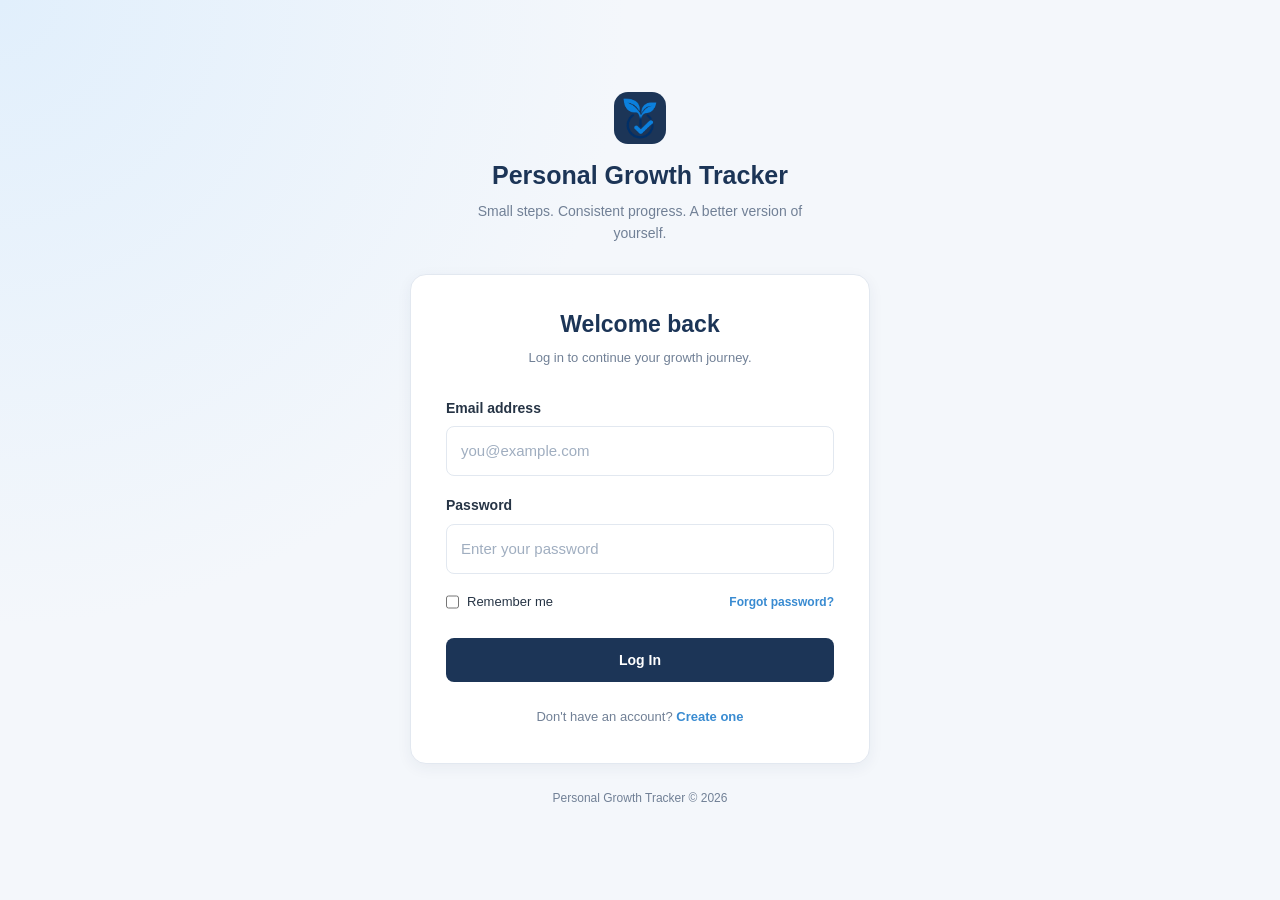
<file: frontend/index.html>
<!DOCTYPE html>
<html lang="en">
<head>
    <meta charset="UTF-8">
    <meta name="viewport" content="width=device-width, initial-scale=1.0">
<link rel="icon" href="favicon.ico" sizes="any">
<link rel="icon" type="image/png" href="assets/favicon.png">
    <title>Login | Personal Growth Tracker</title>
    <link rel="stylesheet" href="css/style.css">
</head>

<body class="auth-page">

    <main class="auth-container">

        <section class="auth-brand">
            <div class="brand-logo"><img src="assets/logo.png" alt="Personal Growth Tracker logo"></div>

            <h1>Personal Growth Tracker</h1>

            <p>
                Small steps. Consistent progress.
                A better version of yourself.
            </p>
        </section>

        <section class="auth-card">

            <div class="auth-heading">
                <h2>Welcome back</h2>
                <p>Log in to continue your growth journey.</p>
            </div>

            <form id="login-form">

                <div class="form-group">
                    <label for="email">Email address</label>
                    <input
                        type="email"
                        id="email"
                        name="email"
                        placeholder="you@example.com"
                        required
                    >
                </div>

                <div class="form-group">
                    <label for="password">Password</label>
                    <input
                        type="password"
                        id="password"
                        name="password"
                        placeholder="Enter your password"
                        required
                    >
                </div>

                <div class="auth-options">
                    <label class="remember-option">
                        <input type="checkbox" id="remember-me">
                        Remember me
                    </label>

                    <a href="forgot-password.html">
                        Forgot password?
                    </a>
                </div>

                <button type="submit" class="primary-button">
                    Log In
                </button>

                <p id="login-message" class="form-message"></p>

            </form>

            <div class="auth-footer">
                <p>
                    Don't have an account?
                    <a href="register.html">Create one</a>
                </p>
            </div>

        </section>

        <footer class="auth-bottom">
            Personal Growth Tracker &copy; 2026
        </footer>

    </main>

    <script src="js/config.js"></script>
    <script src="js/common.js"></script>
    <script src="js/auth.js"></script>

</body>
</html>
</file>
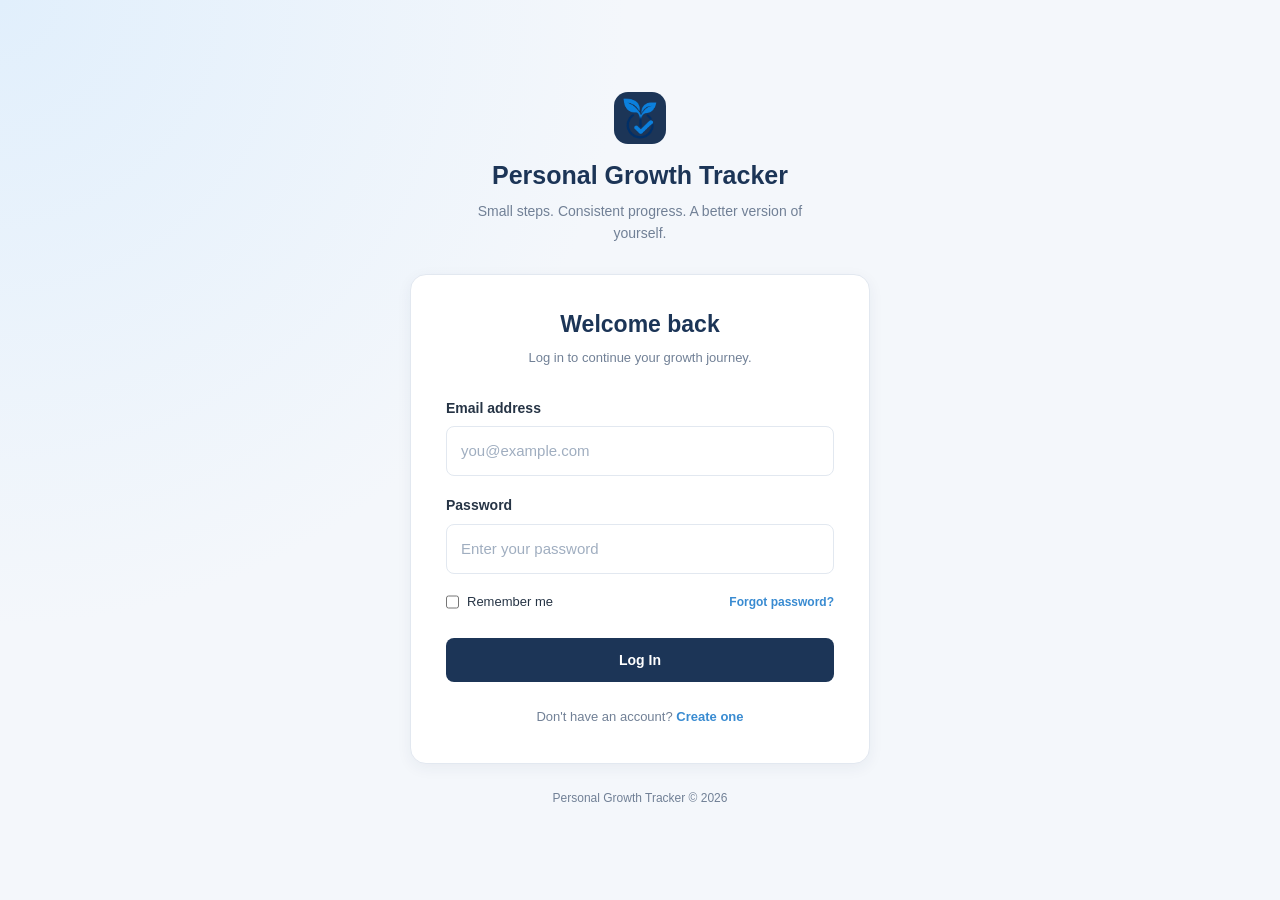
<file: frontend/achievements.html>
<!DOCTYPE html>
<html lang="en">
<head>
    <meta charset="UTF-8">
    <meta name="viewport" content="width=device-width, initial-scale=1.0">
<link rel="icon" href="favicon.ico" sizes="any">
<link rel="icon" type="image/png" href="assets/favicon.png">
    <title>Achievements | Personal Growth Tracker</title>
    <link rel="stylesheet" href="css/style.css">
</head>
<body class="app-page">

    <aside class="sidebar">
        <div class="sidebar-brand">
            <div class="brand-logo"><img src="assets/logo.png" alt="Personal Growth Tracker logo"></div>
            <h2>Growth Tracker</h2>
        </div>
        <nav class="sidebar-nav">
            <a href="dashboard.html">Dashboard</a>
            <a href="goals.html">My Goals</a>
            <a href="activities.html">Activities</a>
            <a href="reflections.html">Daily Reflections</a>
            <a href="growth-history.html">Growth History</a>
            <a href="achievements.html" class="active">Achievements</a>
            <a href="reports.html">Reports</a>
        </nav>
        <div class="sidebar-bottom">
            <a href="profile.html">My Profile</a>
            <a href="settings.html">Settings</a>
            <a href="index.html" class="logout-button">Log Out</a>
        </div>
    </aside>

    <main class="main-content">
        <header class="page-header">
            <div>
                <h1>Achievements</h1>
                <p>Celebrate the progress you've made.</p>
            </div>
        </header>

        <section class="stats-grid">
            <article class="stat-card">
                <h3>Goals Completed</h3>
                <p id="achievement-goals-count">0</p>
            </article>

            <article class="stat-card">
                <h3>Milestones Completed</h3>
                <p id="achievement-milestones-count">0</p>
            </article>

            <article class="stat-card">
                <h3>Total Achievements</h3>
                <p id="achievement-total-count">0</p>
            </article>
        </section>

        <section class="content-section">
            <h2>Completed Goals</h2>
            <div id="completed-goals-container" class="content-list"></div>
        </section>

        <section class="content-section">
            <h2>Completed Milestones</h2>
            <div id="completed-milestones-container" class="content-list"></div>
        </section>
    </main>

    <script src="js/config.js"></script>
    <script src="js/common.js"></script>
    <script src="js/achievements.js"></script>
</body>
</html>
</file>
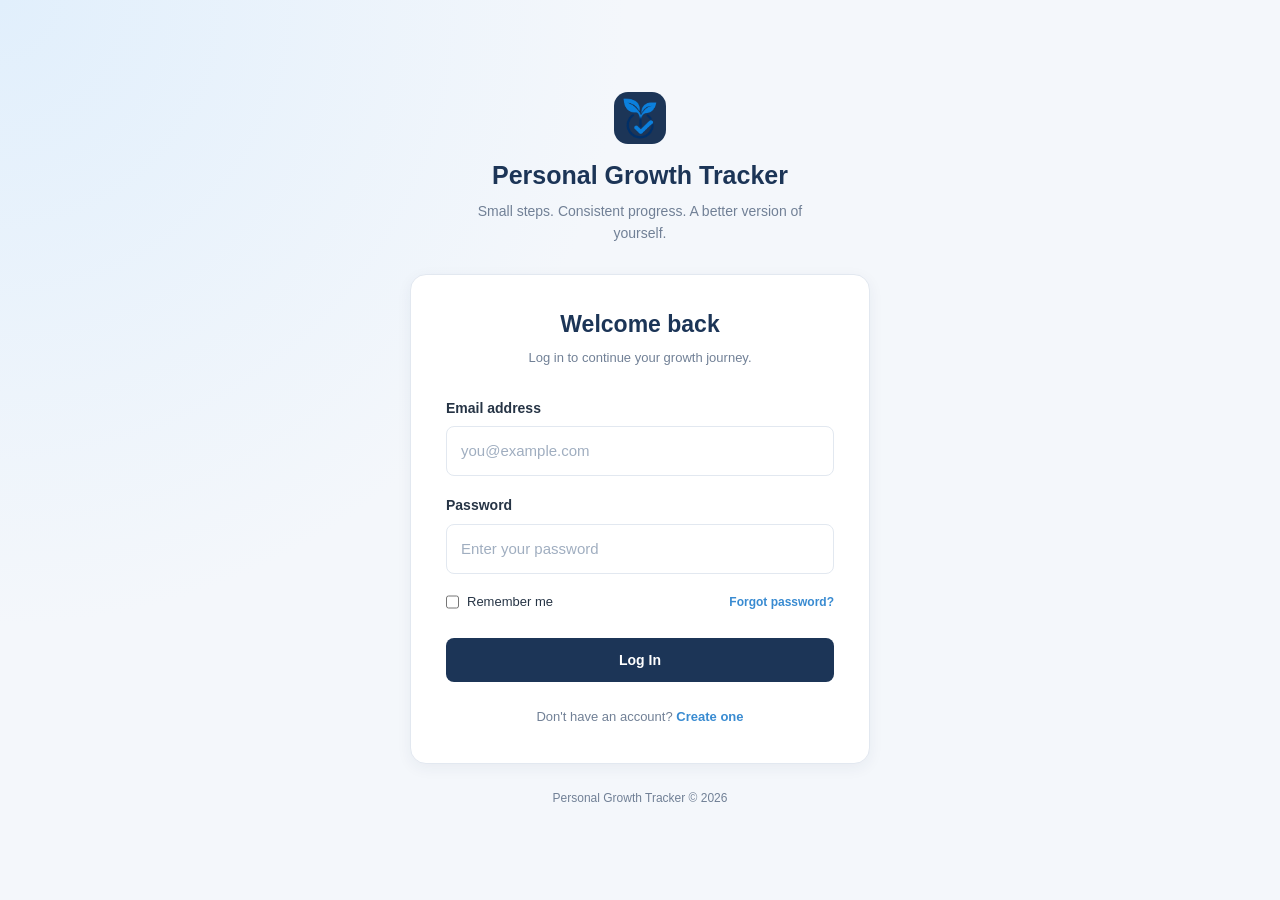
<file: frontend/activities.html>
<!DOCTYPE html>
<html lang="en">
<head>
    <meta charset="UTF-8">
    <meta name="viewport" content="width=device-width, initial-scale=1.0">
    <link rel="icon" href="favicon.ico" sizes="any">
    <link rel="icon" type="image/png" href="assets/favicon.png">
    <title>Activities | Personal Growth Tracker</title>
    <link rel="stylesheet" href="css/style.css">
</head>
<body class="app-page">

    <aside class="sidebar">
        <div class="sidebar-brand">
            <div class="brand-logo">
                <img src="assets/logo.png" alt="Personal Growth Tracker logo">
            </div>
            <h2>Growth Tracker</h2>
        </div>

        <nav class="sidebar-nav">
            <a href="dashboard.html">Dashboard</a>
            <a href="goals.html">My Goals</a>
            <a href="activities.html" class="active">Activities</a>
            <a href="reflections.html">Daily Reflections</a>
            <a href="growth-history.html">Growth History</a>
            <a href="achievements.html">Achievements</a>
            <a href="reports.html">Reports</a>
        </nav>

        <div class="sidebar-bottom">
            <a href="profile.html">My Profile</a>
            <a href="settings.html">Settings</a>
            <a href="index.html" class="logout-button">Log Out</a>
        </div>
    </aside>

    <main class="main-content">

        <header class="page-header">
            <div>
                <h1>Activity Tracking</h1>
                <p>Record the small actions that move you forward.</p>
            </div>
        </header>

        <!-- Log Activity -->
        <section class="content-section">
            <h2>Log an Activity</h2>

            <form id="activity-form" class="app-form">

                <div class="form-group">
                    <label for="activity-goal">Related goal (optional)</label>
                    <select id="activity-goal">
                        <option value="">No related goal</option>
                    </select>
                </div>

                <div class="form-group">
                    <label for="activity-title">Activity</label>
                    <input
                        type="text"
                        id="activity-title"
                        required
                        placeholder="What did you work on?"
                    >
                </div>

                <div class="form-group">
                    <label for="activity-amount">Amount completed</label>
                    <input
                        type="number"
                        id="activity-amount"
                        min="0.01"
                        step="any"
                        required
                        placeholder="e.g. 20"
                    >
                </div>

                <div class="form-group">
                    <label for="activity-date">Date</label>
                    <input type="date" id="activity-date" required>
                </div>

                <div class="form-group">
                    <label for="activity-notes">Notes</label>
                    <textarea
                        id="activity-notes"
                        placeholder="Additional details (optional)"
                    ></textarea>
                </div>

                <button type="submit" class="primary-button">
                    Save Activity
                </button>

                <p id="activity-message" class="form-message"></p>
            </form>
        </section>

        <!-- Activity History -->
        <section class="content-section">
            <h2>Activity History</h2>

            <div id="activities-container" class="content-list"></div>

            <p id="no-activities">
                No activities have been recorded yet.
            </p>
        </section>

    </main>

    <!-- Edit Activity Modal -->
    <dialog id="edit-activity-modal" class="activity-modal">

        <div class="activity-modal-content">

            <h2>Edit Activity</h2>

            <form id="edit-activity-form" class="app-form">

                <div class="form-group">
                    <label for="edit-activity-goal">Related goal</label>
                    <select id="edit-activity-goal">
                        <option value="">No related goal</option>
                    </select>
                </div>

                <div class="form-group">
                    <label for="edit-activity-title">Activity</label>
                    <input
                        type="text"
                        id="edit-activity-title"
                        required
                    >
                </div>

                <div class="form-group">
                    <label for="edit-activity-amount">Amount completed</label>
                    <input
                        type="number"
                        id="edit-activity-amount"
                        min="0.01"
                        step="any"
                        required
                    >
                </div>

                <div class="form-group">
                    <label for="edit-activity-date">Date</label>
                    <input
                        type="date"
                        id="edit-activity-date"
                        required
                    >
                </div>

                <div class="form-group">
                    <label for="edit-activity-notes">Notes</label>
                    <textarea id="edit-activity-notes"></textarea>
                </div>

                <p id="edit-activity-message" class="form-message"></p>

                <div class="activity-modal-actions">

                    <button
                        type="button"
                        id="cancel-edit-activity"
                        class="secondary-button"
                    >
                        Cancel
                    </button>

                    <button type="submit" class="primary-button">
                        Save Changes
                    </button>

                </div>

            </form>

        </div>

    </dialog>

    <script src="js/config.js"></script>
    <script src="js/common.js"></script>
    <script src="js/activities.js"></script>

</body>
</html>
</file>
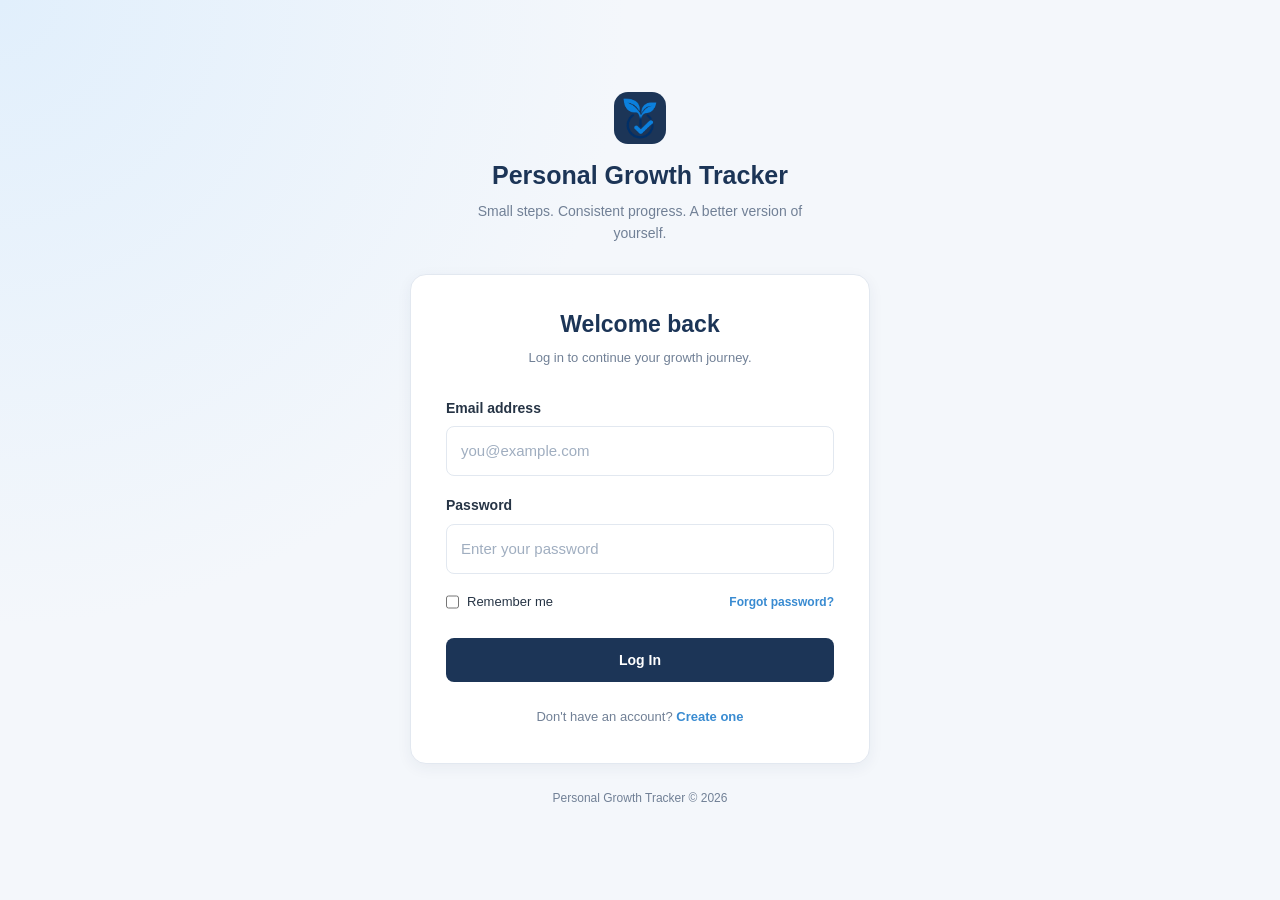
<file: frontend/dashboard.html>
<!DOCTYPE html>
<html lang="en">
<head>
    <meta charset="UTF-8">
    <meta name="viewport" content="width=device-width, initial-scale=1.0">
<link rel="icon" href="favicon.ico" sizes="any">
<link rel="icon" type="image/png" href="assets/favicon.png">
    <title>Dashboard | Personal Growth Tracker</title>
    <link rel="stylesheet" href="css/style.css">
</head>
<body class="app-page">

    <aside class="sidebar">
        <div class="sidebar-brand">
            <div class="brand-logo"><img src="assets/logo.png" alt="Personal Growth Tracker logo"></div>
            <h2>Growth Tracker</h2>
        </div>

        <nav class="sidebar-nav">
            <a href="dashboard.html" class="active">Dashboard</a>
            <a href="goals.html">My Goals</a>
            <a href="activities.html">Activities</a>
            <a href="reflections.html">Daily Reflections</a>
            <a href="growth-history.html">Growth History</a>
            <a href="achievements.html">Achievements</a>
            <a href="reports.html">Reports</a>
        </nav>

        <div class="sidebar-bottom">
            <a href="profile.html">My Profile</a>
            <a href="settings.html">Settings</a>
            <a href="index.html" class="logout-button">Log Out</a>
        </div>
    </aside>

    <main class="main-content">
        <header class="page-header">
            <div>
                <h1>Dashboard</h1>
                <p>Welcome back! Here's an overview of your growth.</p>
            </div>
            <a href="profile.html" class="profile-link">My Profile</a>
        </header>

        <section class="stats-grid">
            <article class="stat-card">
                <h3>Active Goals</h3>
                <p id="active-goals-count">0</p>
            </article>

            <article class="stat-card">
                <h3>Completed Goals</h3>
                <p id="completed-goals-count">0</p>
            </article>

            <article class="stat-card">
                <h3>Activities Logged</h3>
                <p id="activities-count">0</p>
            </article>

            <article class="stat-card">
                <h3>Overall Progress</h3>
                <p id="overall-progress">0%</p>
            </article>
        </section>

        <section class="content-section">
            <div class="section-heading">
                <h2>My Growth Areas</h2>
                <a href="goals.html">View Goals</a>
            </div>

            <div class="growth-area-grid">
                <article class="growth-card">
                    <h3>📚 Education</h3>
                    <div class="progress-track">
                        <div class="progress-fill" data-category="Education"></div>
                    </div>
                    <p class="growth-percentage" data-category-text="Education">0%</p>
                </article>

                <article class="growth-card">
                    <h3>💻 Web Development</h3>
                    <div class="progress-track">
                        <div class="progress-fill" data-category="Web Development"></div>
                    </div>
                    <p class="growth-percentage" data-category-text="Web Development">0%</p>
                </article>

                <article class="growth-card">
                    <h3>🌱 Personal Growth</h3>
                    <div class="progress-track">
                        <div class="progress-fill" data-category="Personal Growth"></div>
                    </div>
                    <p class="growth-percentage" data-category-text="Personal Growth">0%</p>
                </article>

                <article class="growth-card">
                    <h3>🎯 Other</h3>
                    <div class="progress-track">
                        <div class="progress-fill" data-category="Other"></div>
                    </div>
                    <p class="growth-percentage" data-category-text="Other">0%</p>
                </article>
            </div>
        </section>

        <section class="content-section">
            <div class="section-heading">
                <h2>Recent Goals</h2>
                <a href="goals.html">See All</a>
            </div>
            <div id="dashboard-goals" class="content-list">
                <p>No goals available yet.</p>
            </div>
        </section>

        <section class="content-section">
            <div class="section-heading">
                <h2>Recent Activities</h2>
                <a href="activities.html">See All</a>
            </div>
            <div id="dashboard-activities" class="content-list">
                <p>No activities recorded yet.</p>
            </div>
        </section>
    </main>

    <script src="js/config.js"></script>
    <script src="js/common.js"></script>
    <script src="js/dashboard.js"></script>
</body>
</html>
</file>
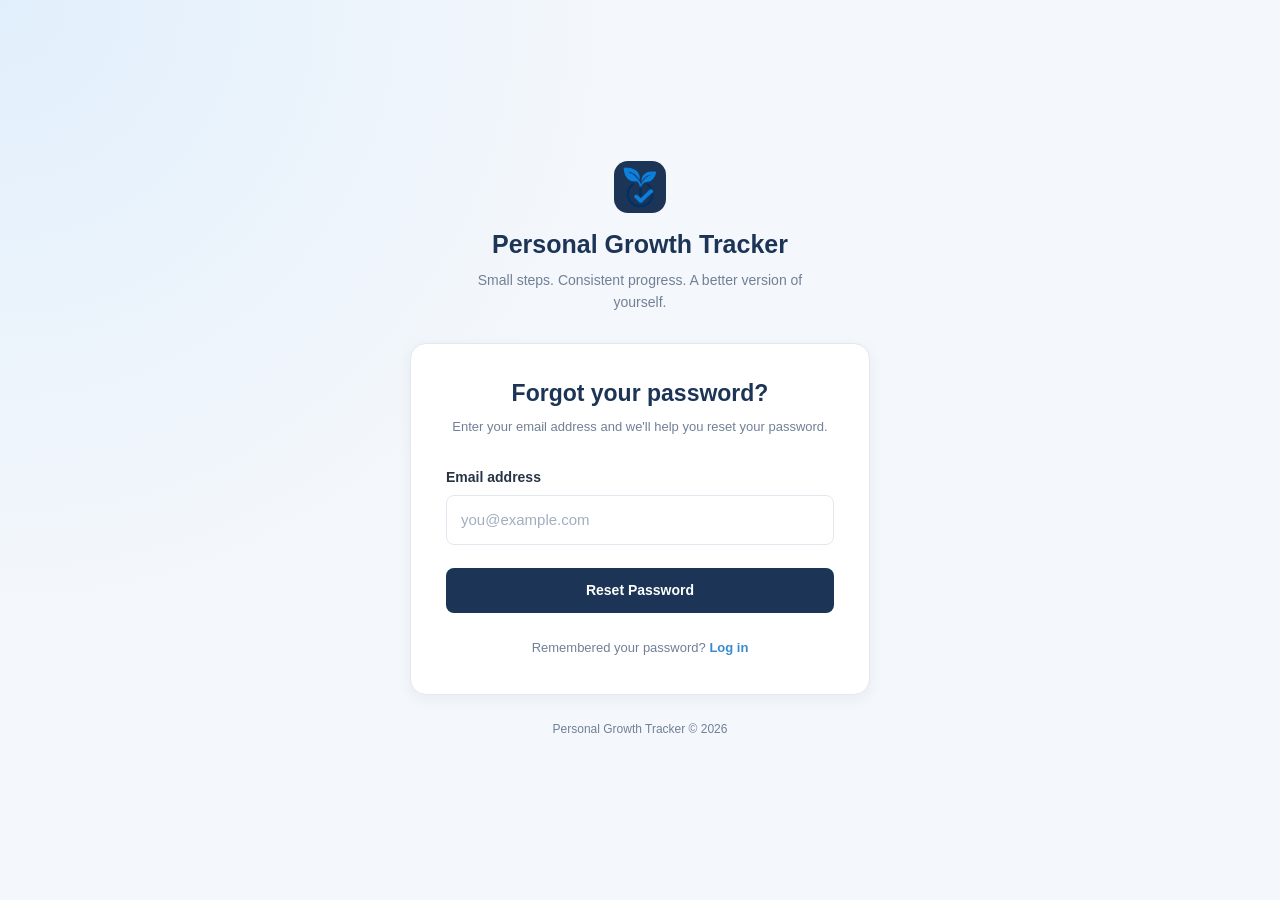
<file: frontend/forgot-password.html>
<!DOCTYPE html>
<html lang="en">
<head>
    <meta charset="UTF-8">
    <meta name="viewport" content="width=device-width, initial-scale=1.0">
<link rel="icon" href="favicon.ico" sizes="any">
<link rel="icon" type="image/png" href="assets/favicon.png">
    <title>Forgot Password | Personal Growth Tracker</title>
    <link rel="stylesheet" href="css/style.css">
</head>

<body class="auth-page">

    <main class="auth-container">

        <section class="auth-brand">
            <div class="brand-logo"><img src="assets/logo.png" alt="Personal Growth Tracker logo"></div>

            <h1>Personal Growth Tracker</h1>

            <p>
                Small steps. Consistent progress.
                A better version of yourself.
            </p>
        </section>

        <section class="auth-card">

            <div class="auth-heading">
                <h2>Forgot your password?</h2>
                <p>
                    Enter your email address and we'll help you
                    reset your password.
                </p>
            </div>

            <form id="forgot-password-form">

                <div class="form-group">
                    <label for="email">Email address</label>
                    <input
                        type="email"
                        id="email"
                        name="email"
                        placeholder="you@example.com"
                        required
                    >
                </div>

                <button type="submit" class="primary-button">
                    Reset Password
                </button>

                <p id="forgot-password-message" class="form-message"></p>

            </form>

            <div class="auth-footer">
                <p>
                    Remembered your password?
                    <a href="index.html">Log in</a>
                </p>
            </div>

        </section>

        <footer class="auth-bottom">
            Personal Growth Tracker &copy; 2026
        </footer>

    </main>

    <script src="js/config.js"></script>
    <script src="js/common.js"></script>
    <script src="js/auth.js"></script>

</body>
</html>
</file>
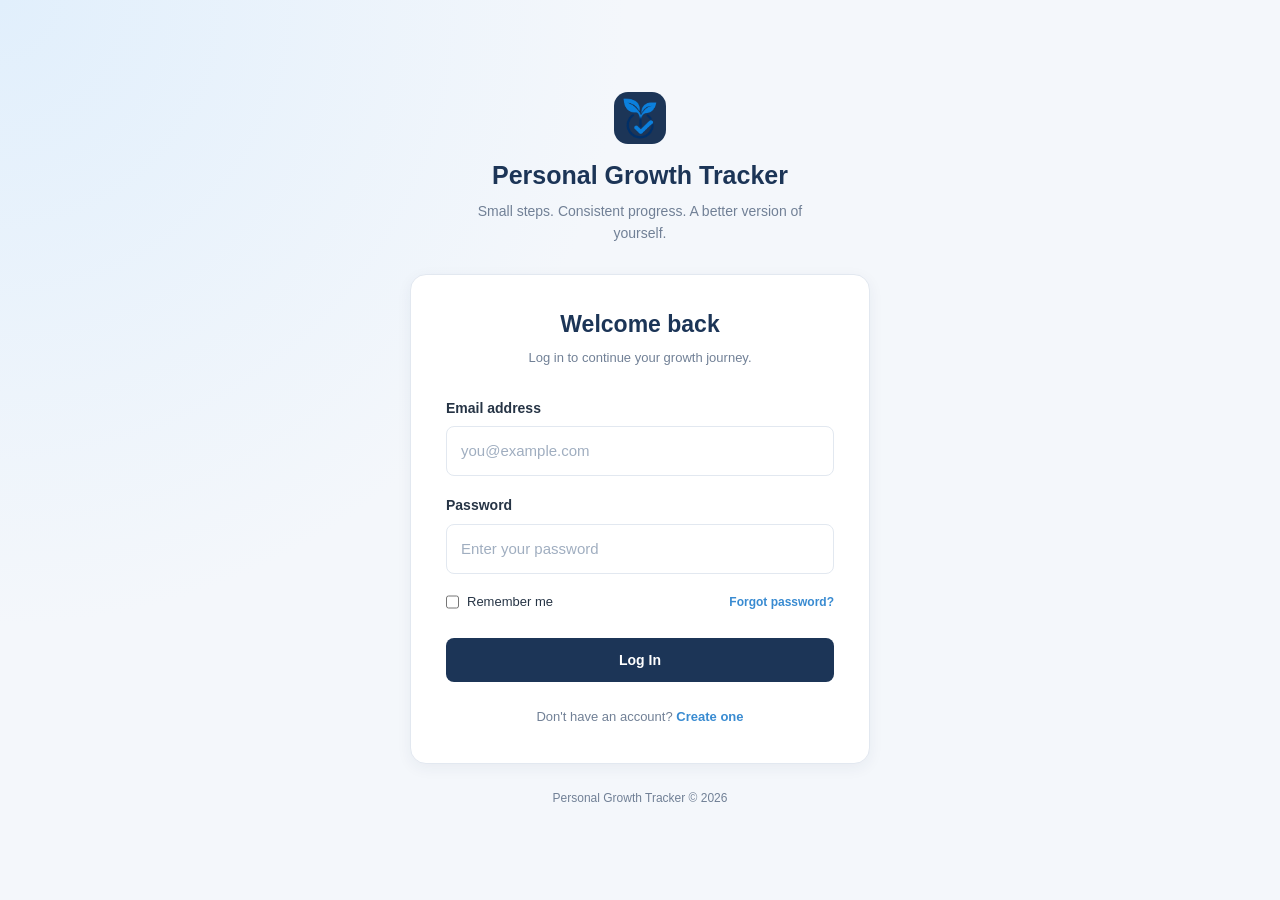
<file: frontend/goals.html>
<!DOCTYPE html>
<html lang="en">
<head>
    <meta charset="UTF-8">
    <meta name="viewport" content="width=device-width, initial-scale=1.0">
<link rel="icon" href="favicon.ico" sizes="any">
<link rel="icon" type="image/png" href="assets/favicon.png">
    <title>My Goals | Personal Growth Tracker</title>
    <link rel="stylesheet" href="css/style.css">
</head>
<body class="app-page">

    <aside class="sidebar">
        <div class="sidebar-brand">
            <div class="brand-logo"><img src="assets/logo.png" alt="Personal Growth Tracker logo"></div>
            <h2>Growth Tracker</h2>
        </div>
        <nav class="sidebar-nav">
            <a href="dashboard.html">Dashboard</a>
            <a href="goals.html" class="active">My Goals</a>
            <a href="activities.html">Activities</a>
            <a href="reflections.html">Daily Reflections</a>
            <a href="growth-history.html">Growth History</a>
            <a href="achievements.html">Achievements</a>
            <a href="reports.html">Reports</a>
        </nav>
        <div class="sidebar-bottom">
            <a href="profile.html">My Profile</a>
            <a href="settings.html">Settings</a>
            <a href="index.html" class="logout-button">Log Out</a>
        </div>
    </aside>

    <main class="main-content">
        <header class="page-header">
            <div>
                <h1>My Goals</h1>
                <p>Set meaningful goals and track your progress.</p>
            </div>
        </header>

        <section class="content-section">
            <h2>Create a New Goal</h2>

            <form id="goal-form" class="app-form">
                <div class="form-group">
                    <label for="goal-title">Goal title</label>
                    <input type="text" id="goal-title" required placeholder="e.g. Complete my first Python project">
                </div>

                <div class="form-group">
                    <label for="goal-description">Description</label>
                    <textarea id="goal-description" placeholder="Describe what you want to achieve"></textarea>
                </div>

                <div class="form-group">
                    <label for="goal-category">Growth area</label>
                    <select id="goal-category" required>
                        <option value="">Select a category</option>
                        <option value="Education">Education</option>
                        <option value="Web Development">Web Development</option>
                        <option value="Personal Growth">Personal Growth</option>
                        <option value="Other">Other</option>
                    </select>
                </div>

                <div class="form-group">
                    <label for="goal-deadline">Deadline</label>
                    <input type="date" id="goal-deadline" required>
                </div>

                <div class="form-group">
                    <label for="goal-target">Weekly target</label>
                    <input type="number" id="goal-target" min="1" required placeholder="e.g. 5">
                </div>

                <div class="form-group">
                    <label for="goal-unit">Target unit</label>
                    <select id="goal-unit" required>
                        <option value="hours">Hours</option>
                        <option value="minutes">Minutes</option>
                        <option value="pages">Pages</option>
                        <option value="sessions">Sessions</option>
                        <option value="tasks">Tasks</option>
                    </select>
                </div>

                <button type="submit" class="primary-button">Create Goal</button>
                <p id="goal-message" class="form-message"></p>
            </form>
        </section>

        <section class="content-section">
            <h2>My Goals</h2>
            <div id="goals-container" class="content-list"></div>
            <p id="no-goals">You haven't created any goals yet.</p>
        </section>

    </main>

    <script src="js/config.js"></script>
    <script src="js/common.js"></script>
    <script src="js/goals.js"></script>
</body>
</html>
</file>
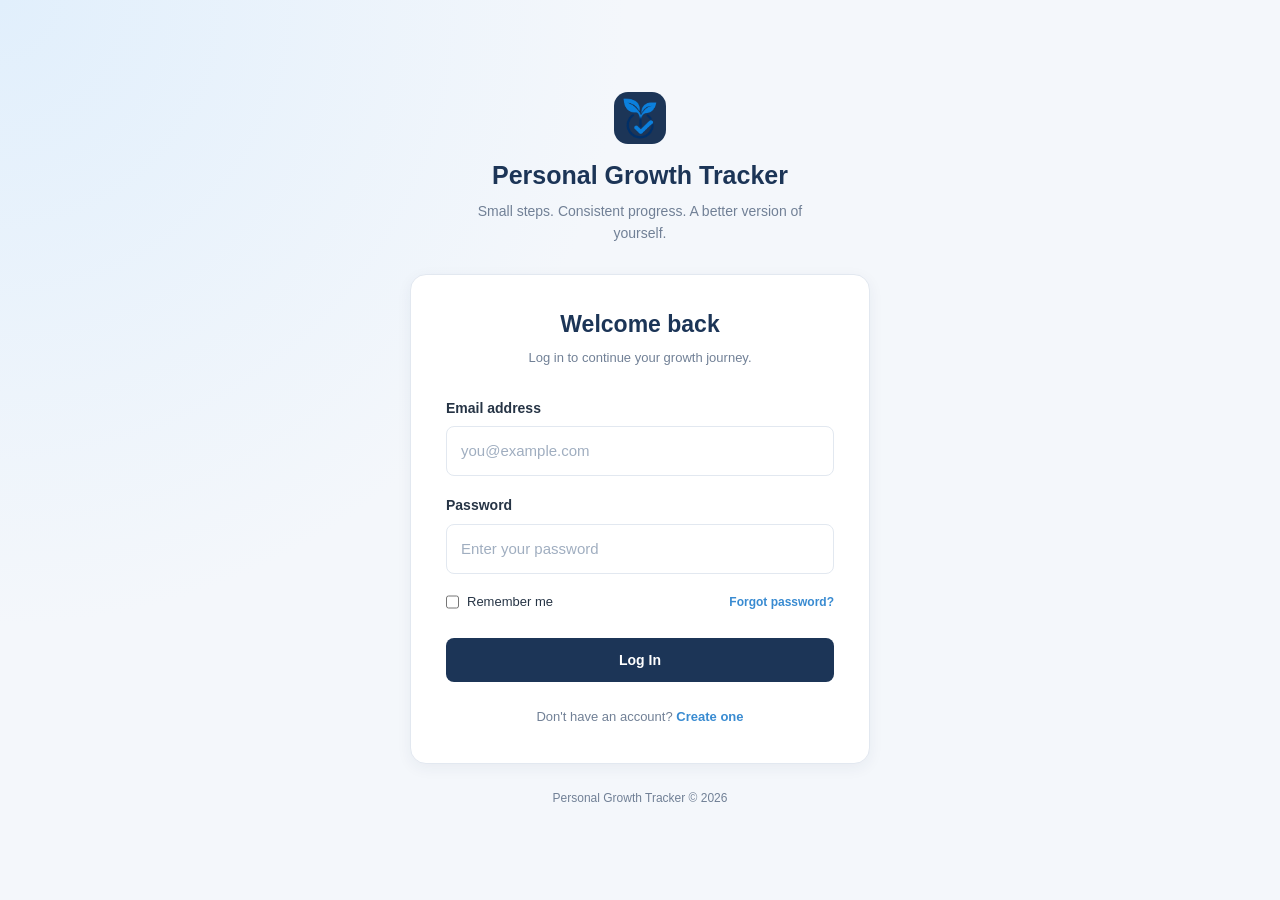
<file: frontend/growth-history.html>
<!DOCTYPE html>
<html lang="en">
<head>
    <meta charset="UTF-8">
    <meta name="viewport" content="width=device-width, initial-scale=1.0">
<link rel="icon" href="favicon.ico" sizes="any">
<link rel="icon" type="image/png" href="assets/favicon.png">
    <title>Growth History | Personal Growth Tracker</title>
    <link rel="stylesheet" href="css/style.css">
</head>

<body class="app-page">

    <aside class="sidebar">

        <div class="sidebar-brand">
            <div class="brand-logo"><img src="assets/logo.png" alt="Personal Growth Tracker logo"></div>
            <h2>Growth Tracker</h2>
        </div>

        <nav class="sidebar-nav">
            <a href="dashboard.html">Dashboard</a>
            <a href="goals.html">My Goals</a>
            <a href="activities.html">Activities</a>
            <a href="reflections.html">Daily Reflections</a>
            <a href="growth-history.html" class="active">Growth History</a>
            <a href="achievements.html">Achievements</a>
            <a href="reports.html">Reports</a>
        </nav>

        <div class="sidebar-bottom">
            <a href="profile.html">My Profile</a>
            <a href="settings.html">Settings</a>
            <a href="index.html" class="logout-button">Log Out</a>
        </div>

    </aside>

    <main class="main-content">

        <header class="page-header">
            <div>
                <h1>Growth History</h1>
                <p>See how far you've come over time.</p>
            </div>
        </header>

        <section class="content-section">

            <div class="section-heading">
                <h2>Progress Over Time</h2>

                <select id="chart-period">
                    <option value="1day">1 Day</option>
                    <option value="7days" selected>7 Days</option>
                    <option value="1month">1 Month</option>
                    <option value="90days">90 Days</option>
                    <option value="365days">365 Days</option>
                    <option value="lifetime">Lifetime</option>
                </select>
            </div>

            <div class="chart-container">

                <canvas
                    id="growth-chart"
                    aria-label="Graph showing your growth progress over time"
                ></canvas>

                <p id="chart-empty-message">
                    Your progress history will appear here as you record
                    activities and complete goals.
                </p>

            </div>

        </section>

        <section class="content-section">

            <h2>Progress by Growth Area</h2>

            <div
                id="growth-history-categories"
                class="growth-area-grid"
            ></div>

        </section>

    </main>

    <script src="js/config.js"></script>
    <script src="js/common.js"></script>
    <script src="js/growth.js"></script>

</body>
</html>
</file>
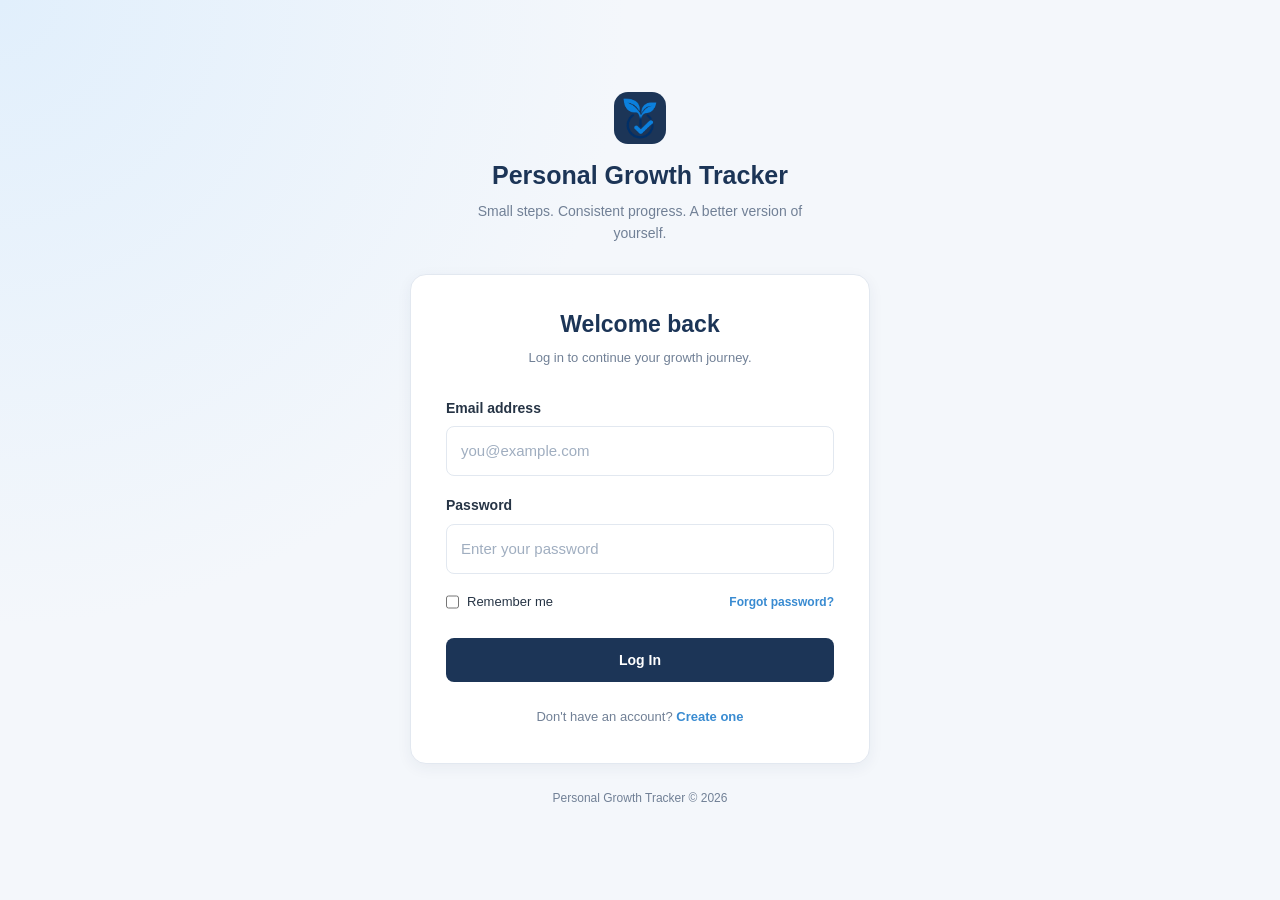
<file: frontend/profile.html>
<!DOCTYPE html>
<html lang="en">
<head>
    <meta charset="UTF-8">
    <meta name="viewport" content="width=device-width, initial-scale=1.0">
<link rel="icon" href="favicon.ico" sizes="any">
<link rel="icon" type="image/png" href="assets/favicon.png">
    <title>My Profile | Personal Growth Tracker</title>
    <link rel="stylesheet" href="css/style.css">
</head>
<body class="app-page">

    <aside class="sidebar">
        <div class="sidebar-brand">
            <div class="brand-logo"><img src="assets/logo.png" alt="Personal Growth Tracker logo"></div>
            <h2>Growth Tracker</h2>
        </div>
        <nav class="sidebar-nav">
            <a href="dashboard.html">Dashboard</a>
            <a href="goals.html">My Goals</a>
            <a href="activities.html">Activities</a>
            <a href="reflections.html">Daily Reflections</a>
            <a href="growth-history.html">Growth History</a>
            <a href="achievements.html">Achievements</a>
            <a href="reports.html">Reports</a>
        </nav>
        <div class="sidebar-bottom">
            <a href="profile.html" class="active">My Profile</a>
            <a href="settings.html">Settings</a>
            <a href="index.html" class="logout-button">Log Out</a>
        </div>
    </aside>

    <main class="main-content">
        <header class="page-header">
            <div>
                <h1>My Profile</h1>
                <p>Manage your personal information.</p>
            </div>
        </header>

        <section class="content-section">
            <h2>Personal Information</h2>

            <form id="profile-form" class="app-form">
                <div class="form-group">
                    <label for="profile-name">Full name</label>
                    <input type="text" id="profile-name" required>
                </div>

                <div class="form-group">
                    <label for="profile-email">Email address</label>
                    <input type="email" id="profile-email" required>
                </div>

                <div class="form-group">
                    <label for="profile-bio">About me</label>
                    <textarea id="profile-bio" rows="4" placeholder="Tell us a little about yourself"></textarea>
                </div>

                <button type="submit" class="primary-button">Save Changes</button>
                <p id="profile-message" class="form-message"></p>
            </form>
        </section>

        <section class="content-section">
            <h2>Profile Picture</h2>

            <div class="profile-picture-row">
                <img id="profile-picture-preview" alt="Your profile picture" width="96" height="96" hidden
                     style="border-radius: 50%; object-fit: cover;">

                <div>
                    <div class="form-group">
                        <label for="profile-picture-input">Choose an image (JPG, PNG or WEBP, up to 5 MB)</label>
                        <input type="file" id="profile-picture-input" accept=".jpg,.jpeg,.png,.webp">
                    </div>

                    <button type="button" id="upload-picture" class="primary-button">Upload Picture</button>
                    <button type="button" id="remove-picture" class="secondary-button">Remove Picture</button>
                    <p id="picture-message" class="form-message"></p>
                </div>
            </div>
        </section>

        <section class="content-section">
            <h2>Account Information</h2>
            <div id="profile-account-info"></div>
        </section>
    </main>

    <script src="js/config.js"></script>
    <script src="js/common.js"></script>
    <script src="js/profile.js"></script>
</body>
</html>
</file>
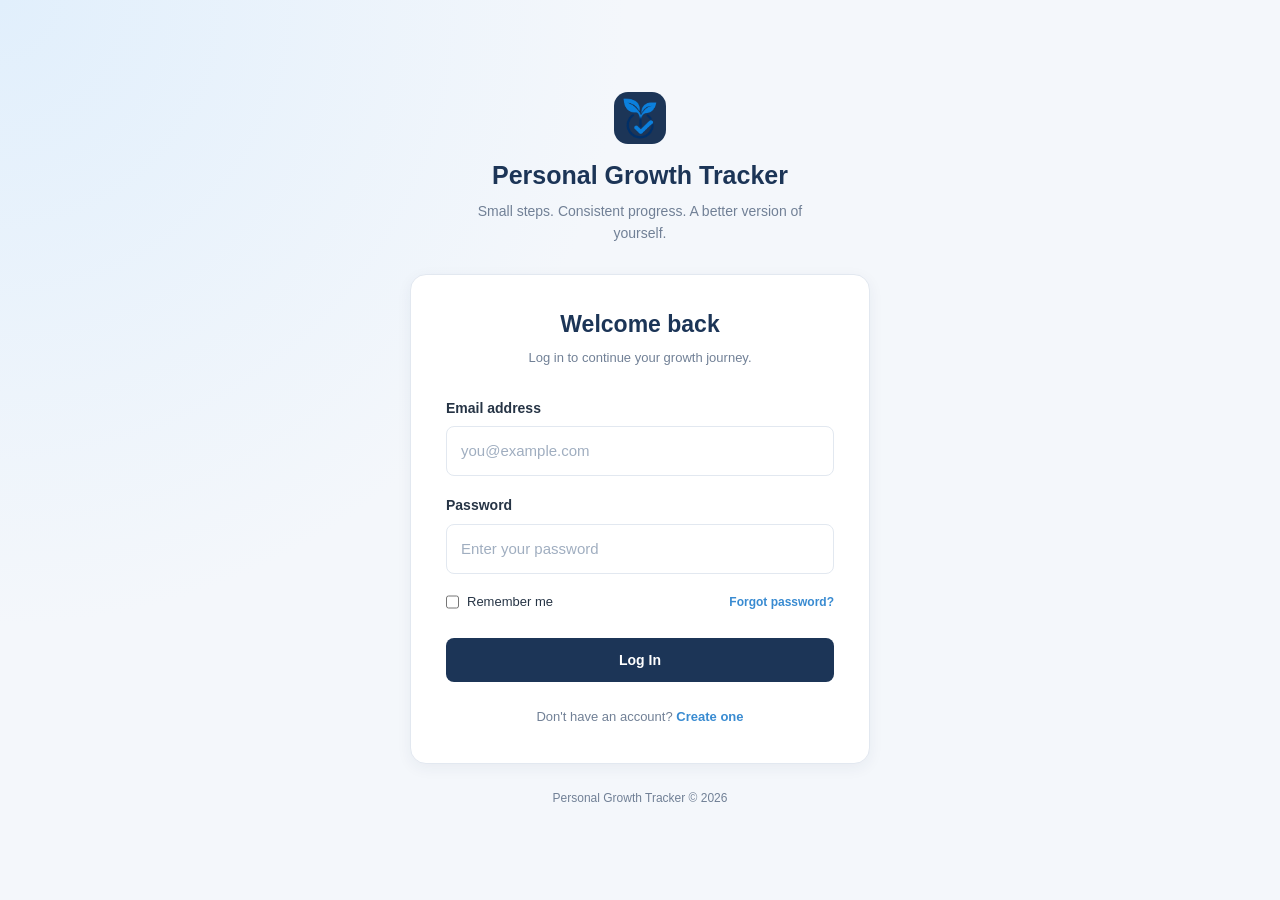
<file: frontend/reflections.html>
<!DOCTYPE html>
<html lang="en">
<head>
    <meta charset="UTF-8">
    <meta name="viewport" content="width=device-width, initial-scale=1.0">
<link rel="icon" href="favicon.ico" sizes="any">
<link rel="icon" type="image/png" href="assets/favicon.png">
    <title>Daily Reflections | Personal Growth Tracker</title>
    <link rel="stylesheet" href="css/style.css">
</head>
<body class="app-page">

    <aside class="sidebar">
        <div class="sidebar-brand">
            <div class="brand-logo"><img src="assets/logo.png" alt="Personal Growth Tracker logo"></div>
            <h2>Growth Tracker</h2>
        </div>
        <nav class="sidebar-nav">
            <a href="dashboard.html">Dashboard</a>
            <a href="goals.html">My Goals</a>
            <a href="activities.html">Activities</a>
            <a href="reflections.html" class="active">Daily Reflections</a>
            <a href="growth-history.html">Growth History</a>
            <a href="achievements.html">Achievements</a>
            <a href="reports.html">Reports</a>
        </nav>
        <div class="sidebar-bottom">
            <a href="profile.html">My Profile</a>
            <a href="settings.html">Settings</a>
            <a href="index.html" class="logout-button">Log Out</a>
        </div>
    </aside>

    <main class="main-content">
        <header class="page-header">
            <div>
                <h1>Daily Reflections</h1>
                <p>Take a moment to think about your day.</p>
            </div>
        </header>

        <section class="content-section">
            <form id="reflection-form" class="app-form">

                <div class="form-group">
                    <label for="reflection-date">Reflection date</label>
                    <input type="date" id="reflection-date" required>
                </div>

                <div class="form-group">
                    <label for="reflection-mood">How did today feel?</label>
                    <select id="reflection-mood">
                        <option value="">Not specified</option>
                        <option value="Great">Great</option>
                        <option value="Good">Good</option>
                        <option value="Okay">Okay</option>
                        <option value="Low">Low</option>
                        <option value="Stressed">Stressed</option>
                    </select>
                </div>

                <div class="form-group">
                    <label for="reflection-content">Reflection</label>
                    <textarea id="reflection-content" rows="8" placeholder="What did you accomplish today? What did you learn? What would you like to do better tomorrow?" required></textarea>
                </div>

                <button type="submit" class="primary-button">Save Reflection</button>
                <p id="reflection-message" class="form-message"></p>
            </form>
        </section>

        <section class="content-section">
            <h2>Previous Reflections</h2>
            <div id="reflections-container" class="content-list"></div>
        </section>
    </main>

    <script src="js/config.js"></script>
    <script src="js/common.js"></script>
    <script src="js/reflections.js"></script>
</body>
</html>
</file>
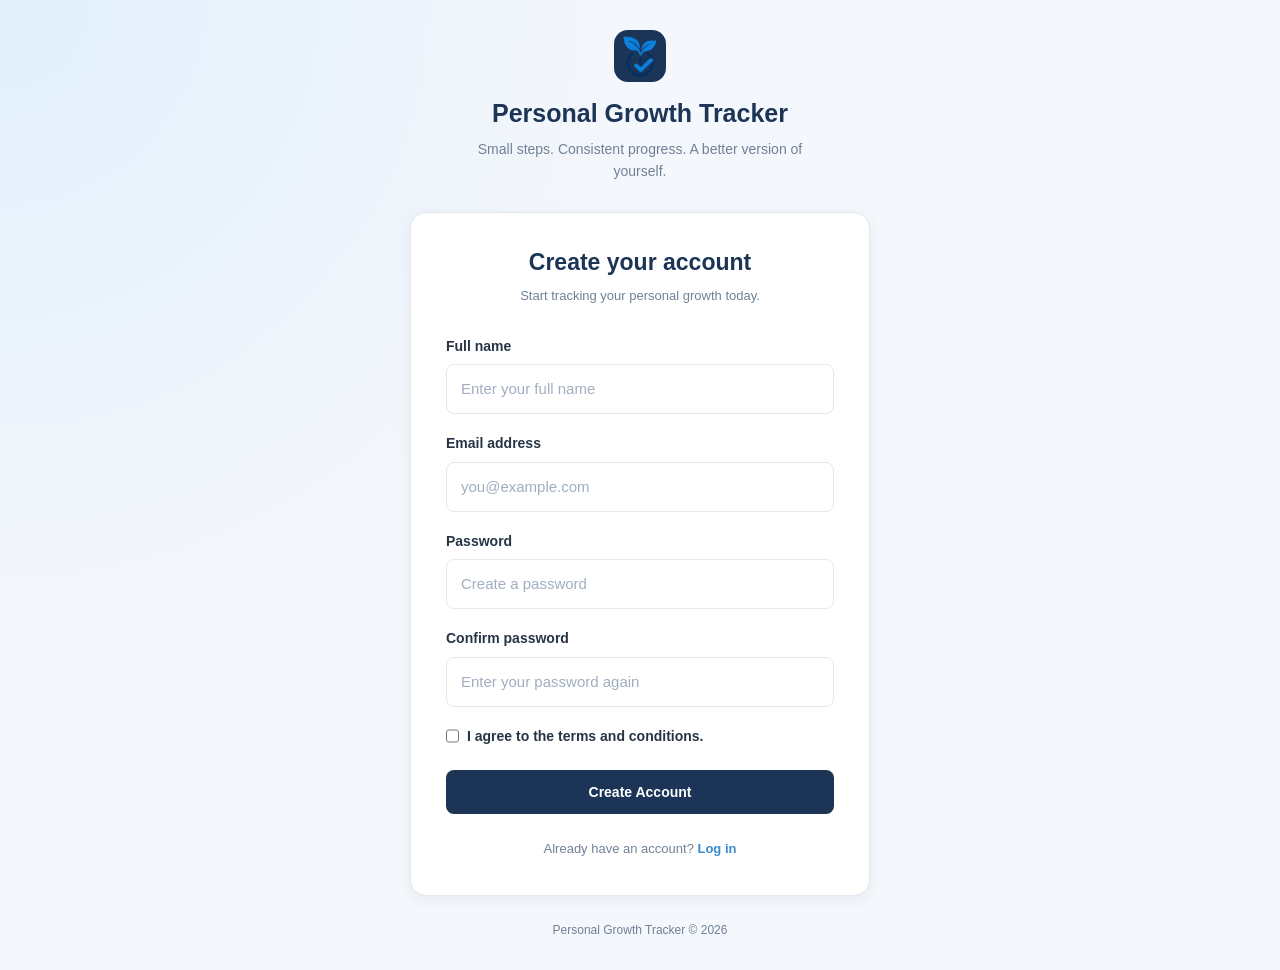
<file: frontend/register.html>
<!DOCTYPE html>
<html lang="en">
<head>
    <meta charset="UTF-8">
    <meta name="viewport" content="width=device-width, initial-scale=1.0">
<link rel="icon" href="favicon.ico" sizes="any">
<link rel="icon" type="image/png" href="assets/favicon.png">
    <title>Create Account | Personal Growth Tracker</title>
    <link rel="stylesheet" href="css/style.css">
</head>

<body class="auth-page">

    <main class="auth-container">

        <section class="auth-brand">
            <div class="brand-logo"><img src="assets/logo.png" alt="Personal Growth Tracker logo"></div>

            <h1>Personal Growth Tracker</h1>

            <p>
                Small steps. Consistent progress.
                A better version of yourself.
            </p>
        </section>

        <section class="auth-card">

            <div class="auth-heading">
                <h2>Create your account</h2>
                <p>Start tracking your personal growth today.</p>
            </div>

            <form id="register-form">

                <div class="form-group">
                    <label for="name">Full name</label>
                    <input
                        type="text"
                        id="name"
                        name="name"
                        placeholder="Enter your full name"
                        required
                    >
                </div>

                <div class="form-group">
                    <label for="email">Email address</label>
                    <input
                        type="email"
                        id="email"
                        name="email"
                        placeholder="you@example.com"
                        required
                    >
                </div>

                <div class="form-group">
                    <label for="password">Password</label>
                    <input
                        type="password"
                        id="password"
                        name="password"
                        placeholder="Create a password"
                        minlength="8"
                        required
                    >
                </div>

                <div class="form-group">
                    <label for="confirm-password">Confirm password</label>
                    <input
                        type="password"
                        id="confirm-password"
                        name="confirm-password"
                        placeholder="Enter your password again"
                        minlength="8"
                        required
                    >
                </div>

                <div class="form-group">
                    <label class="remember-option">
                        <input type="checkbox" id="terms" required>
                        I agree to the terms and conditions.
                    </label>
                </div>

                <button type="submit" class="primary-button">
                    Create Account
                </button>

                <p id="register-message" class="form-message"></p>

            </form>

            <div class="auth-footer">
                <p>
                    Already have an account?
                    <a href="index.html">Log in</a>
                </p>
            </div>

        </section>

        <footer class="auth-bottom">
            Personal Growth Tracker &copy; 2026
        </footer>

    </main>

    <script src="js/config.js"></script>
    <script src="js/common.js"></script>
    <script src="js/auth.js"></script>

</body>
</html>
</file>
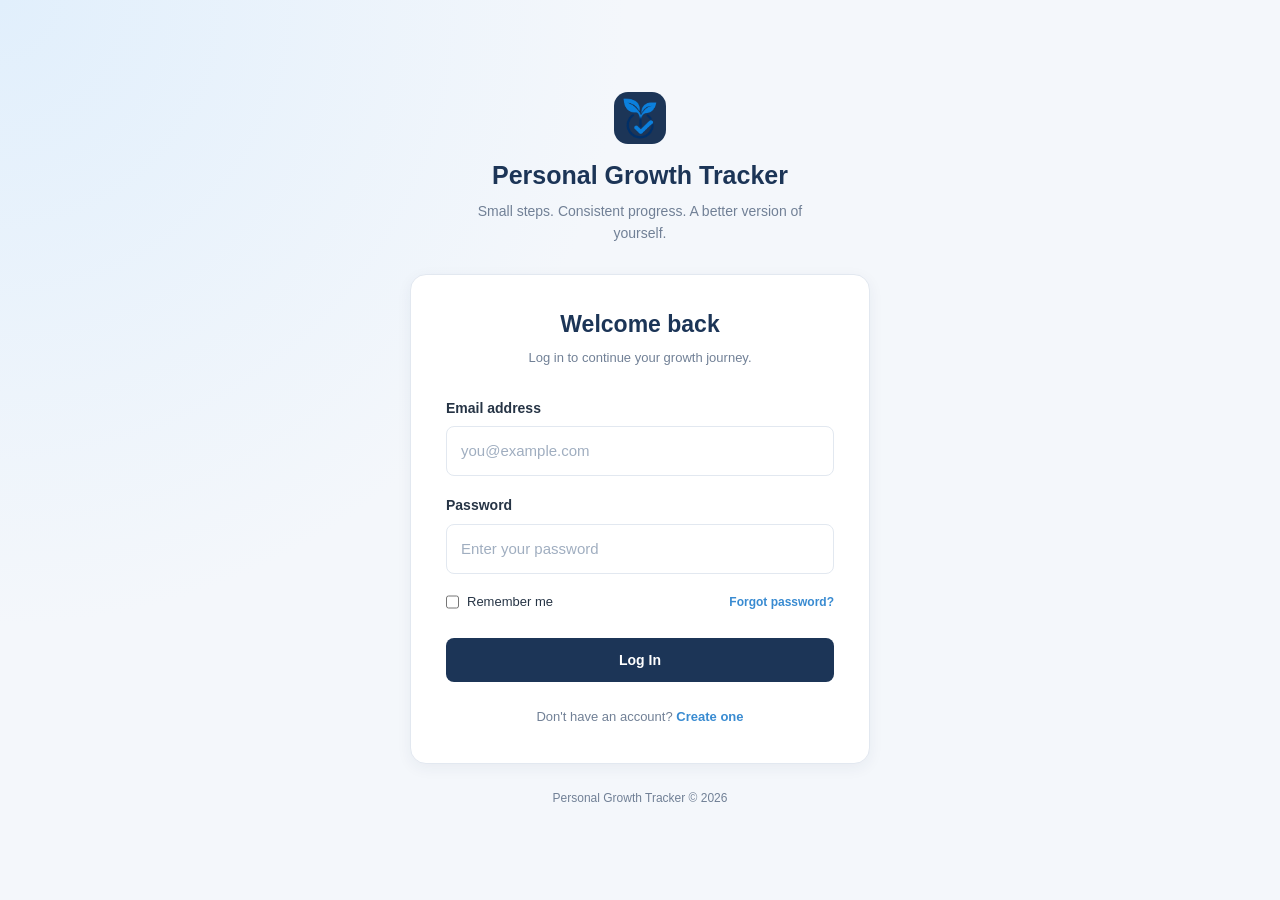
<file: frontend/reports.html>
<!DOCTYPE html>
<html lang="en">
<head>
    <meta charset="UTF-8">
    <meta name="viewport" content="width=device-width, initial-scale=1.0">
<link rel="icon" href="favicon.ico" sizes="any">
<link rel="icon" type="image/png" href="assets/favicon.png">
    <title>Reports | Personal Growth Tracker</title>
    <link rel="stylesheet" href="css/style.css">
</head>
<body class="app-page">

    <aside class="sidebar">
        <div class="sidebar-brand">
            <div class="brand-logo"><img src="assets/logo.png" alt="Personal Growth Tracker logo"></div>
            <h2>Growth Tracker</h2>
        </div>
        <nav class="sidebar-nav">
            <a href="dashboard.html">Dashboard</a>
            <a href="goals.html">My Goals</a>
            <a href="activities.html">Activities</a>
            <a href="reflections.html">Daily Reflections</a>
            <a href="growth-history.html">Growth History</a>
            <a href="achievements.html">Achievements</a>
            <a href="reports.html" class="active">Reports</a>
        </nav>
        <div class="sidebar-bottom">
            <a href="profile.html">My Profile</a>
            <a href="settings.html">Settings</a>
            <a href="index.html" class="logout-button">Log Out</a>
        </div>
    </aside>

    <main class="main-content">
        <header class="page-header">
            <div>
                <h1>Growth Reports</h1>
                <p>Review your progress and understand your habits.</p>
            </div>
        </header>

        <section class="content-section">
            <h2>Report Period</h2>
            <div class="report-controls">
                <label for="report-period">Choose a period:</label>
                <select id="report-period">
                    <option value="week">Last 7 days</option>
                    <option value="month">Last 30 days</option>
                    <option value="year">Last 12 months</option>
                    <option value="all">All time</option>
                </select>
                <button type="button" id="generate-report" class="primary-button">Generate Report</button>
                <button type="button" id="download-report-pdf" class="secondary-button">Download PDF</button>
            </div>
        </section>

        <section class="stats-grid">
            <article class="stat-card">
                <h3>Activities</h3>
                <p id="report-activities-count">0</p>
            </article>

            <article class="stat-card">
                <h3>Goals Completed</h3>
                <p id="report-completed-goals">0</p>
            </article>

            <article class="stat-card">
                <h3>Average Progress</h3>
                <p id="report-average-progress">0%</p>
            </article>
        </section>

        <section class="content-section">
            <h2>Report Summary</h2>
            <div id="report-summary">
                <p>Select a period and generate your report.</p>
            </div>
        </section>

        <section class="content-section">
            <h2>Growth Area Breakdown</h2>
            <div id="report-growth-breakdown"></div>
        </section>
    </main>

    <script src="js/config.js"></script>
    <script src="js/common.js"></script>
    <script src="js/reports.js"></script>
</body>
</html>
</file>
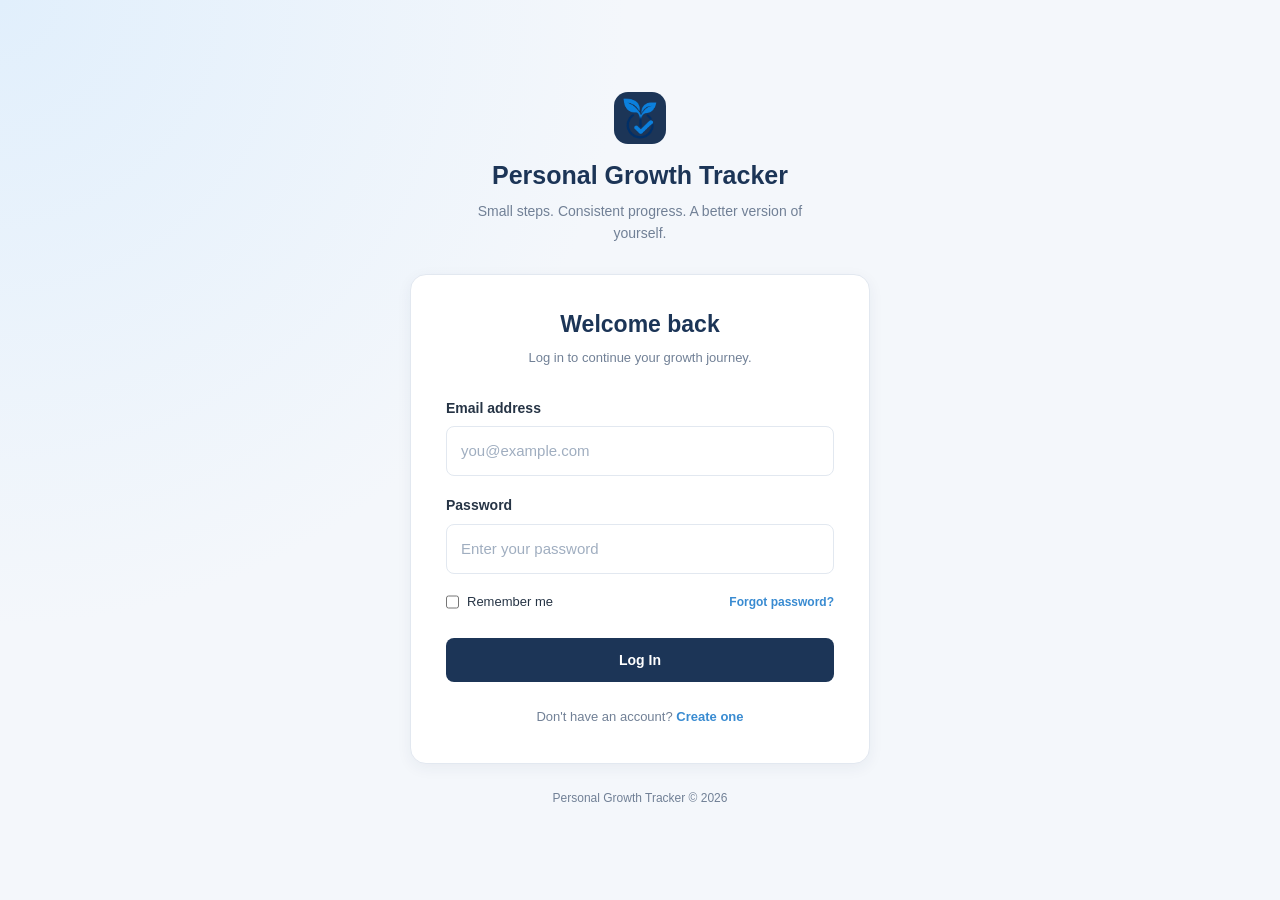
<file: frontend/settings.html>
<!DOCTYPE html>
<html lang="en">
<head>
    <meta charset="UTF-8">
    <meta name="viewport" content="width=device-width, initial-scale=1.0">
<link rel="icon" href="favicon.ico" sizes="any">
<link rel="icon" type="image/png" href="assets/favicon.png">
    <title>Settings | Personal Growth Tracker</title>
    <link rel="stylesheet" href="css/style.css">
</head>
<body class="app-page">

    <aside class="sidebar">
        <div class="sidebar-brand">
            <div class="brand-logo"><img src="assets/logo.png" alt="Personal Growth Tracker logo"></div>
            <h2>Growth Tracker</h2>
        </div>
        <nav class="sidebar-nav">
            <a href="dashboard.html">Dashboard</a>
            <a href="goals.html">My Goals</a>
            <a href="activities.html">Activities</a>
            <a href="reflections.html">Daily Reflections</a>
            <a href="growth-history.html">Growth History</a>
            <a href="achievements.html">Achievements</a>
            <a href="reports.html">Reports</a>
        </nav>
        <div class="sidebar-bottom">
            <a href="profile.html">My Profile</a>
            <a href="settings.html" class="active">Settings</a>
            <a href="index.html" class="logout-button">Log Out</a>
        </div>
    </aside>

    <main class="main-content">
        <header class="page-header">
            <div>
                <h1>Settings</h1>
                <p>Customise your Personal Growth Tracker experience.</p>
            </div>
        </header>

        <section class="content-section">
            <h2>Application Preferences</h2>

            <form id="settings-form" class="app-form">

                <div class="form-group">
                    <label for="theme-setting">Appearance</label>
                    <select id="theme-setting">
                        <option value="light">Light mode</option>
                        <option value="dark">Dark mode</option>
                    </select>
                </div>

                <div class="form-group">
                    <label class="remember-option">
                        <input type="checkbox" id="notifications-setting">
                        Enable notifications
                    </label>
                </div>

                <div class="form-group">
                    <label for="week-start">First day of the week</label>
                    <select id="week-start">
                        <option value="Monday">Monday</option>
                        <option value="Sunday">Sunday</option>
                        <option value="Saturday">Saturday</option>
                    </select>
                </div>

                <button type="submit" class="primary-button">Save Settings</button>
                <p id="settings-message" class="form-message"></p>
            </form>
        </section>

        <section class="content-section">
            <h2>Account</h2>
            <p>Manage your account and sign out of the application.</p>
            <button type="button" id="logout-button" class="secondary-button">Log Out</button>
        </section>
    </main>

    <script src="js/config.js"></script>
    <script src="js/common.js"></script>
    <script src="js/settings.js"></script>
</body>
</html>
</file>
<file: frontend/css/style.css>
/* =====================================================
   PERSONAL GROWTH TRACKER
   Main Stylesheet
   Owner: Musa Tiyiselani Mathebula
===================================================== */


/* =====================================================
   1. GLOBAL STYLES
===================================================== */

:root {
    --primary: #1c3557;
    --primary-light: #245586;
    --secondary: #398bd1;
    --secondary-light: #e8f3fc;

    --background: #f4f7fb;
    --surface: #ffffff;

    --text-primary: #263445;
    --text-secondary: #718096;

    --border: #e2e8f0;

    --success: #28a36a;
    --success-light: #e8f7ef;

    --warning: #e6a23c;
    --warning-light: #fff6e5;

    --danger: #dc5353;
    --danger-light: #fff0f0;

    --shadow: 0 4px 15px rgba(28, 53, 87, 0.06);

    --radius: 12px;
    --transition: 0.25s ease;
}

* {
    margin: 0;
    padding: 0;
    box-sizing: border-box;
}

html {
    scroll-behavior: smooth;
}

body {
    font-family: "Roboto", Arial, sans-serif;
    background: var(--background);
    color: var(--text-primary);
    font-size: 15px;
    line-height: 1.6;
}

button,
input,
select,
textarea {
    font: inherit;
}

button {
    cursor: pointer;
}

a {
    color: var(--secondary);
    text-decoration: none;
    transition: var(--transition);
}

a:hover {
    color: var(--primary);
}

h1,
h2,
h3,
h4 {
    color: var(--primary);
    line-height: 1.3;
}

p {
    color: var(--text-secondary);
}

img {
    max-width: 100%;
}


/* =====================================================
   2. BUTTONS
===================================================== */

.primary-button,
.secondary-button {
    display: inline-flex;
    justify-content: center;
    align-items: center;
    gap: 8px;

    padding: 11px 20px;

    border: none;
    border-radius: 8px;

    font-weight: 600;
    font-size: 14px;

    transition: var(--transition);
}

.primary-button {
    background: var(--primary);
    color: white;
}

.primary-button:hover {
    background: var(--primary-light);
    color: white;
    transform: translateY(-1px);
}

.secondary-button {
    background: var(--secondary-light);
    color: var(--primary);
    border: 1px solid var(--border);
}

.secondary-button:hover {
    background: #d8eafa;
}

button:disabled {
    opacity: 0.6;
    cursor: not-allowed;
}


/* =====================================================
   3. FORM ELEMENTS
===================================================== */

.app-form {
    width: 100%;
    max-width: 750px;
}

.form-group {
    display: flex;
    flex-direction: column;
    gap: 7px;
    margin-bottom: 20px;
}

.form-group label {
    color: var(--text-primary);
    font-size: 14px;
    font-weight: 600;
}

input,
select,
textarea {
    width: 100%;
    padding: 12px 14px;

    background: var(--surface);
    color: var(--text-primary);

    border: 1px solid var(--border);
    border-radius: 8px;

    outline: none;
    transition: var(--transition);
}

input:focus,
select:focus,
textarea:focus {
    border-color: var(--secondary);
    box-shadow: 0 0 0 3px rgba(57, 139, 209, 0.12);
}

input::placeholder,
textarea::placeholder {
    color: #a0aec0;
}

textarea {
    resize: vertical;
    min-height: 100px;
}

input[type="checkbox"] {
    width: 16px;
    height: 16px;
    accent-color: var(--primary);
    cursor: pointer;
}

.remember-option {
    display: flex;
    align-items: center;
    gap: 8px;
    font-size: 13px;
    font-weight: 400;
}

.remember-option input {
    width: auto;
}

.form-message {
    margin-top: 12px;
    font-size: 13px;
    font-weight: 500;
}


/* =====================================================
   4. LOGIN, REGISTER AND PASSWORD RECOVERY
===================================================== */

.auth-page {
    min-height: 100vh;

    display: flex;
    align-items: center;
    justify-content: center;

    padding: 30px 18px;

    background:
        radial-gradient(circle at top left, #e1effc, transparent 40%),
        var(--background);
}

.auth-container {
    width: 100%;
    max-width: 460px;
    margin: auto;
}

.auth-brand {
    text-align: center;
    margin-bottom: 30px;
}

.brand-logo {
    width: 52px;
    height: 52px;

    display: flex;
    align-items: center;
    justify-content: center;

    background: var(--primary);
    color: white;

    border-radius: 14px;

    font-size: 20px;
    font-weight: 700;
}

.auth-brand .brand-logo {
    margin: 0 auto 15px;
}

.auth-brand h1 {
    font-size: 25px;
    margin-bottom: 8px;
}

.auth-brand p {
    font-size: 14px;
    max-width: 330px;
    margin: auto;
}

.auth-card {
    background: var(--surface);
    padding: 35px;

    border: 1px solid var(--border);
    border-radius: 16px;

    box-shadow: var(--shadow);
}

.auth-heading {
    text-align: center;
    margin-bottom: 28px;
}

.auth-heading h2 {
    font-size: 23px;
    margin-bottom: 8px;
}

.auth-heading p {
    font-size: 13px;
}

.auth-card .form-group {
    margin-bottom: 18px;
}

.auth-card .primary-button {
    width: 100%;
    margin-top: 5px;
}

.auth-options {
    display: flex;
    justify-content: space-between;
    align-items: center;
    gap: 10px;

    margin-bottom: 20px;

    font-size: 12px;
}

.auth-options a {
    font-weight: 600;
}

.auth-footer {
    text-align: center;
    margin-top: 25px;
    font-size: 13px;
}

.auth-footer a {
    font-weight: 600;
}

.auth-bottom {
    text-align: center;
    margin-top: 25px;
    font-size: 12px;
    color: var(--text-secondary);
}


/* =====================================================
   5. MAIN APPLICATION LAYOUT
===================================================== */

.app-page {
    min-height: 100vh;
}

.sidebar {
    width: 250px;
    height: 100vh;

    position: fixed;
    top: 0;
    left: 0;
    z-index: 100;

    display: flex;
    flex-direction: column;

    padding: 25px 16px;

    background: var(--primary);
    color: white;
}

.sidebar-brand {
    display: flex;
    align-items: center;
    gap: 12px;

    padding: 0 8px 30px;

    border-bottom: 1px solid rgba(255, 255, 255, 0.12);
}

.sidebar-brand .brand-logo {
    width: 42px;
    height: 42px;
    background: white;
    color: var(--primary);
    border-radius: 10px;
}

.sidebar-brand h2 {
    color: white;
    font-size: 17px;
}

.sidebar-nav {
    display: flex;
    flex-direction: column;
    gap: 7px;

    margin-top: 25px;
}

.sidebar-nav a,
.sidebar-bottom a {
    display: block;
    padding: 11px 13px;

    color: #d4deeb;
    font-size: 14px;

    border-radius: 8px;
}

.sidebar-nav a:hover,
.sidebar-bottom a:hover {
    background: rgba(255, 255, 255, 0.1);
    color: white;
}

.sidebar-nav a.active {
    background: var(--secondary);
    color: white;
    font-weight: 600;
}

.sidebar-bottom {
    display: flex;
    flex-direction: column;
    gap: 5px;

    margin-top: auto;
    padding-top: 20px;

    border-top: 1px solid rgba(255, 255, 255, 0.12);
}

.main-content {
    margin-left: 250px;
    padding: 35px;
    min-height: 100vh;
}


/* =====================================================
   6. PAGE HEADERS
===================================================== */

.page-header {
    display: flex;
    align-items: center;
    justify-content: space-between;
    gap: 20px;

    margin-bottom: 30px;
}

.page-header h1 {
    font-size: 27px;
    margin-bottom: 5px;
}

.page-header p {
    font-size: 14px;
}

.profile-link {
    padding: 9px 15px;

    background: white;
    border: 1px solid var(--border);
    border-radius: 8px;

    font-size: 13px;
    font-weight: 600;
}


/* =====================================================
   7. DASHBOARD STATISTICS
===================================================== */

.stats-grid {
    display: grid;
    grid-template-columns: repeat(4, minmax(0, 1fr));
    gap: 18px;

    margin-bottom: 30px;
}

.stat-card {
    padding: 23px;

    background: var(--surface);
    border: 1px solid var(--border);
    border-radius: var(--radius);

    box-shadow: var(--shadow);
}

.stat-card h3 {
    color: var(--text-secondary);
    font-size: 13px;
    font-weight: 500;

    margin-bottom: 12px;
}

.stat-card p {
    color: var(--primary);
    font-size: 29px;
    font-weight: 700;
}


/* =====================================================
   8. CONTENT SECTIONS AND CARDS
===================================================== */

.content-section {
    padding: 25px;
    margin-bottom: 25px;

    background: var(--surface);
    border: 1px solid var(--border);
    border-radius: var(--radius);

    box-shadow: var(--shadow);
}

.content-section h2 {
    font-size: 18px;
    margin-bottom: 20px;
}

.section-heading {
    display: flex;
    align-items: center;
    justify-content: space-between;
    gap: 15px;

    margin-bottom: 20px;
}

.section-heading h2 {
    margin-bottom: 0;
}

.section-heading a {
    font-size: 13px;
    font-weight: 600;
}


/* =====================================================
   9. GROWTH AREAS
===================================================== */

.growth-area-grid {
    display: grid;
    grid-template-columns: repeat(2, minmax(0, 1fr));
    gap: 18px;
}

.growth-card {
    padding: 20px;

    background: #fbfcfe;
    border: 1px solid var(--border);
    border-radius: 10px;
}

.growth-card h3 {
    font-size: 14px;
    margin-bottom: 15px;
}

.progress-track {
    width: 100%;
    height: 9px;

    background: #e9eef5;
    border-radius: 20px;
    overflow: hidden;
}

.progress-fill {
    width: 0%;
    height: 100%;

    background: var(--secondary);
    border-radius: 20px;

    transition: width 0.5s ease;
}

.growth-percentage {
    margin-top: 10px;
    font-size: 13px;
    font-weight: 600;
    color: var(--primary);
}


/* =====================================================
   10. GOALS AND ACTIVITY LISTS
===================================================== */

.content-list {
    display: flex;
    flex-direction: column;
    gap: 15px;
}

.content-list > p {
    font-size: 14px;
    padding: 10px 0;
}

.goal-card,
.activity-card,
.reflection-card,
.achievement-card {
    padding: 20px;

    background: #fbfcfe;
    border: 1px solid var(--border);
    border-radius: 10px;

    transition: var(--transition);
}

.goal-card:hover,
.activity-card:hover,
.reflection-card:hover {
    border-color: #c5d9ec;
    box-shadow: var(--shadow);
}

.goal-card h3,
.activity-card h3,
.reflection-card h3,
.achievement-card h3 {
    font-size: 16px;
    margin-bottom: 8px;
}

.goal-card p,
.activity-card p,
.reflection-card p,
.achievement-card p {
    font-size: 13px;
    margin-bottom: 8px;
}

.goal-card .progress-track {
    margin-top: 15px;
}

.goal-card .goal-actions,
.activity-card .activity-actions {
    display: flex;
    flex-wrap: wrap;
    gap: 10px;
    margin-top: 15px;
}

.goal-card button,
.activity-card button {
    padding: 7px 12px;
    border: none;
    border-radius: 6px;
    font-size: 12px;
    font-weight: 600;
}

.edit-button {
    background: var(--secondary-light);
    color: var(--primary);
}

.delete-button {
    background: var(--danger-light);
    color: var(--danger);
}

.complete-button {
    background: var(--success-light);
    color: var(--success);
}


/* =====================================================
   11. MILESTONES
===================================================== */

.milestone-list {
    display: flex;
    flex-direction: column;
    gap: 10px;
    margin-top: 15px;
}

.milestone-item {
    display: flex;
    align-items: center;
    gap: 10px;

    padding: 10px;

    background: white;
    border: 1px solid var(--border);
    border-radius: 8px;
}

.milestone-item label {
    font-size: 13px;
}

.milestone-item input {
    width: auto;
}


/* =====================================================
   12. CHARTS AND GROWTH HISTORY
===================================================== */

.chart-container {
    position: relative;
    width: 100%;
    min-height: 300px;

    padding: 15px;

    background: #fbfcfe;
    border: 1px solid var(--border);
    border-radius: 10px;
}

.chart-container canvas {
    display: block;
    width: 100%;
    max-width: 100%;
    min-height: 250px;
}

#chart-empty-message {
    text-align: center;
    font-size: 13px;
    padding: 20px;
}


/* =====================================================
   13. ACHIEVEMENTS
===================================================== */

.achievement-card {
    display: flex;
    align-items: flex-start;
    gap: 15px;
}

.achievement-icon {
    width: 45px;
    height: 45px;

    display: flex;
    align-items: center;
    justify-content: center;

    flex-shrink: 0;

    background: var(--warning-light);
    border-radius: 12px;

    font-size: 22px;
}

.achievement-card h3 {
    margin-bottom: 5px;
}

.achievement-card p {
    margin-bottom: 0;
}


/* =====================================================
   14. REPORTS
===================================================== */

.report-controls {
    display: flex;
    align-items: center;
    flex-wrap: wrap;
    gap: 15px;
}

.report-controls label {
    font-size: 14px;
    font-weight: 600;
}

.report-controls select {
    width: auto;
    min-width: 180px;
}

#report-summary {
    padding: 15px;
    background: #fbfcfe;
    border-radius: 8px;
}

#report-summary p {
    font-size: 14px;
    margin-bottom: 8px;
}

#report-growth-breakdown {
    display: flex;
    flex-direction: column;
    gap: 15px;
}


/* =====================================================
   15. PROFILE
===================================================== */

#profile-account-info {
    padding: 18px;
    background: #fbfcfe;
    border: 1px solid var(--border);
    border-radius: 10px;
}

#profile-account-info p {
    margin-bottom: 10px;
    font-size: 14px;
}


/* =====================================================
   16. SETTINGS
===================================================== */

#settings-form {
    max-width: 600px;
}

#settings-form .form-group {
    padding: 12px 0;
}

#settings-form .remember-option {
    cursor: pointer;
}


/* =====================================================
   17. EMPTY STATES
===================================================== */

.empty-state {
    padding: 35px 20px;
    text-align: center;
}

.empty-state h3 {
    margin-bottom: 8px;
}

.empty-state p {
    font-size: 13px;
}


/* =====================================================
   18. UTILITY CLASSES
===================================================== */

.text-success {
    color: var(--success);
}

.text-danger {
    color: var(--danger);
}

.text-warning {
    color: var(--warning);
}

.text-muted {
    color: var(--text-secondary);
}

.hidden {
    display: none !important;
}

.full-width {
    width: 100%;
}


/* =====================================================
   19. DARK MODE
===================================================== */

body.dark-mode {
    --background: #121c2b;
    --surface: #1c293a;

    --text-primary: #e5edf7;
    --text-secondary: #a4b2c5;

    --border: #34445a;

    --primary: #a9c9ed;
    --primary-light: #c0dcf7;

    --secondary: #63a9e8;
    --secondary-light: #263e56;

    --success-light: #1d4034;
    --warning-light: #44391f;
    --danger-light: #472c35;

    --shadow: 0 4px 15px rgba(0, 0, 0, 0.15);
}

body.dark-mode .sidebar {
    background: #101a29;
}

body.dark-mode .sidebar-brand h2,
body.dark-mode .sidebar-nav a,
body.dark-mode .sidebar-bottom a {
    color: #e5edf7;
}

body.dark-mode .sidebar-nav a.active {
    background: #285d8c;
}

body.dark-mode .growth-card,
body.dark-mode .goal-card,
body.dark-mode .activity-card,
body.dark-mode .reflection-card,
body.dark-mode .achievement-card,
body.dark-mode .chart-container,
body.dark-mode #report-summary,
body.dark-mode #profile-account-info {
    background: #243449;
    border-color: var(--border);
}

body.dark-mode input,
body.dark-mode select,
body.dark-mode textarea {
    background: #243449;
    color: var(--text-primary);
    border-color: var(--border);
}

body.dark-mode .profile-link {
    background: var(--surface);
    border-color: var(--border);
}

body.dark-mode .progress-track {
    background: #3b4c61;
}

body.dark-mode .auth-page {
    background: #121c2b;
}

body.dark-mode .auth-card {
    background: var(--surface);
    border-color: var(--border);
}

body.dark-mode .auth-brand h1,
body.dark-mode .auth-heading h2 {
    color: var(--text-primary);
}


/* =====================================================
   20. RESPONSIVE DESIGN - TABLETS
===================================================== */

@media (max-width: 1100px) {

    .stats-grid {
        grid-template-columns: repeat(2, minmax(0, 1fr));
    }

    .main-content {
        padding: 25px;
    }

    .sidebar {
        width: 220px;
    }

    .main-content {
        margin-left: 220px;
    }
}


/* =====================================================
   21. RESPONSIVE DESIGN - MOBILE
===================================================== */

@media (max-width: 760px) {

    .sidebar {
        position: relative;
        width: 100%;
        height: auto;

        padding: 15px;
    }

    .sidebar-brand {
        padding-bottom: 15px;
    }

    .sidebar-nav {
        display: grid;
        grid-template-columns: repeat(2, minmax(0, 1fr));
        gap: 5px;

        margin-top: 15px;
    }

    .sidebar-nav a,
    .sidebar-bottom a {
        padding: 9px;
        font-size: 12px;
    }

    .sidebar-bottom {
        display: grid;
        grid-template-columns: repeat(3, minmax(0, 1fr));
        gap: 5px;

        margin-top: 15px;
        padding-top: 12px;
    }

    .main-content {
        margin-left: 0;
        padding: 20px 15px;
    }

    .page-header {
        align-items: flex-start;
        flex-direction: column;
    }

    .page-header h1 {
        font-size: 23px;
    }

    .stats-grid {
        grid-template-columns: repeat(2, minmax(0, 1fr));
        gap: 12px;
    }

    .stat-card {
        padding: 17px;
    }

    .stat-card p {
        font-size: 24px;
    }

    .growth-area-grid {
        grid-template-columns: 1fr;
    }

    .content-section {
        padding: 18px;
    }

    .report-controls {
        align-items: stretch;
        flex-direction: column;
    }

    .report-controls select {
        width: 100%;
    }
}


/* =====================================================
   22. RESPONSIVE DESIGN - SMALL MOBILE
===================================================== */

@media (max-width: 420px) {

    .stats-grid {
        grid-template-columns: 1fr;
    }

    .auth-card {
        padding: 25px 20px;
    }

    .auth-brand h1 {
        font-size: 21px;
    }

    .section-heading {
        align-items: flex-start;
        flex-direction: column;
    }

    .sidebar-nav {
        grid-template-columns: 1fr;
    }

    .sidebar-bottom {
        grid-template-columns: 1fr;
    }
}

/* =====================================================
   11. ADDITIONS FOR API-CONNECTED PAGES
===================================================== */

[hidden] {
    display: none !important;
}

.form-message.message-success {
    color: var(--success);
}

.form-message.message-error {
    color: var(--danger);
}

.goal-card-header,
.activity-card-header,
.reflection-card-header {
    display: flex;
    justify-content: space-between;
    align-items: flex-start;
    gap: 12px;
}

.goal-menu {
    position: relative;
    flex-shrink: 0;
}

.goal-menu-toggle {
    width: 32px;
    height: 32px;
    background: none;
    border: 1px solid var(--border);
    border-radius: 8px;
    color: var(--text-secondary);
    font-size: 18px;
    cursor: pointer;
}

.goal-menu-items {
    position: absolute;
    right: 0;
    top: 38px;
    z-index: 5;
    display: flex;
    flex-direction: column;
    min-width: 120px;
    background: var(--surface);
    border: 1px solid var(--border);
    border-radius: var(--radius);
    box-shadow: var(--shadow);
}

.goal-menu-items button {
    padding: 10px 14px;
    background: none;
    border: none;
    text-align: left;
    color: var(--text-primary);
    font: inherit;
    cursor: pointer;
}

.goal-menu-items button:hover {
    background: var(--secondary-light);
}

.link-button {
    padding: 4px 6px;
    background: none;
    border: none;
    color: var(--secondary);
    font: inherit;
    font-size: 13px;
    cursor: pointer;
}

.link-button:hover {
    text-decoration: underline;
}

.milestone-form {
    display: flex;
    gap: 8px;
    margin-top: 10px;
}

.milestone-form input {
    flex: 1;
}

.profile-picture-row {
    display: flex;
    flex-wrap: wrap;
    align-items: flex-start;
    gap: 24px;
}

.growth-area-card {
    padding: 20px;
    background: var(--surface);
    border: 1px solid var(--border);
    border-radius: var(--radius);
    box-shadow: var(--shadow);
}

.growth-area-card h3 {
    font-size: 16px;
    margin-bottom: 10px;
}

.growth-area-card p {
    font-size: 13px;
    margin-bottom: 8px;
}

.growth-area-card .progress-track {
    margin: 12px 0;
}


/* Logo image inside the existing brand boxes */
.brand-logo img {
    width: 100%;
    height: 100%;
    object-fit: contain;
    border-radius: inherit;
    display: block;
}


/* Activity editing modal */

.activity-modal {
    width: min(90%, 550px);
    max-height: 90vh;
    overflow-y: auto;
    border: none;
    border-radius: 12px;
    padding: 0;
    margin: auto;
    background: white;
    color: #222;
}

.activity-modal::backdrop {
    background: rgba(0, 0, 0, 0.55);
}

.activity-modal-content {
    padding: 25px;
}

.activity-modal-content h2 {
    margin-top: 0;
    margin-bottom: 20px;
}

.activity-actions {
    display: flex;
    gap: 12px;
    align-items: center;
}

.activity-modal-actions {
    display: flex;
    justify-content: flex-end;
    gap: 12px;
    margin-top: 20px;
}

.activity-modal-actions button {
    cursor: pointer;
}

.activity-modal .form-message:empty {
    display: none;
}

.dark-mode .activity-modal {
    background: #1f2937;
    color: white;
}

@media (max-width: 480px) {
    .activity-modal-content {
        padding: 18px;
    }

    .activity-modal-actions {
        flex-direction: column-reverse;
    }

    .activity-modal-actions button {
        width: 100%;
    }
}
</file>
